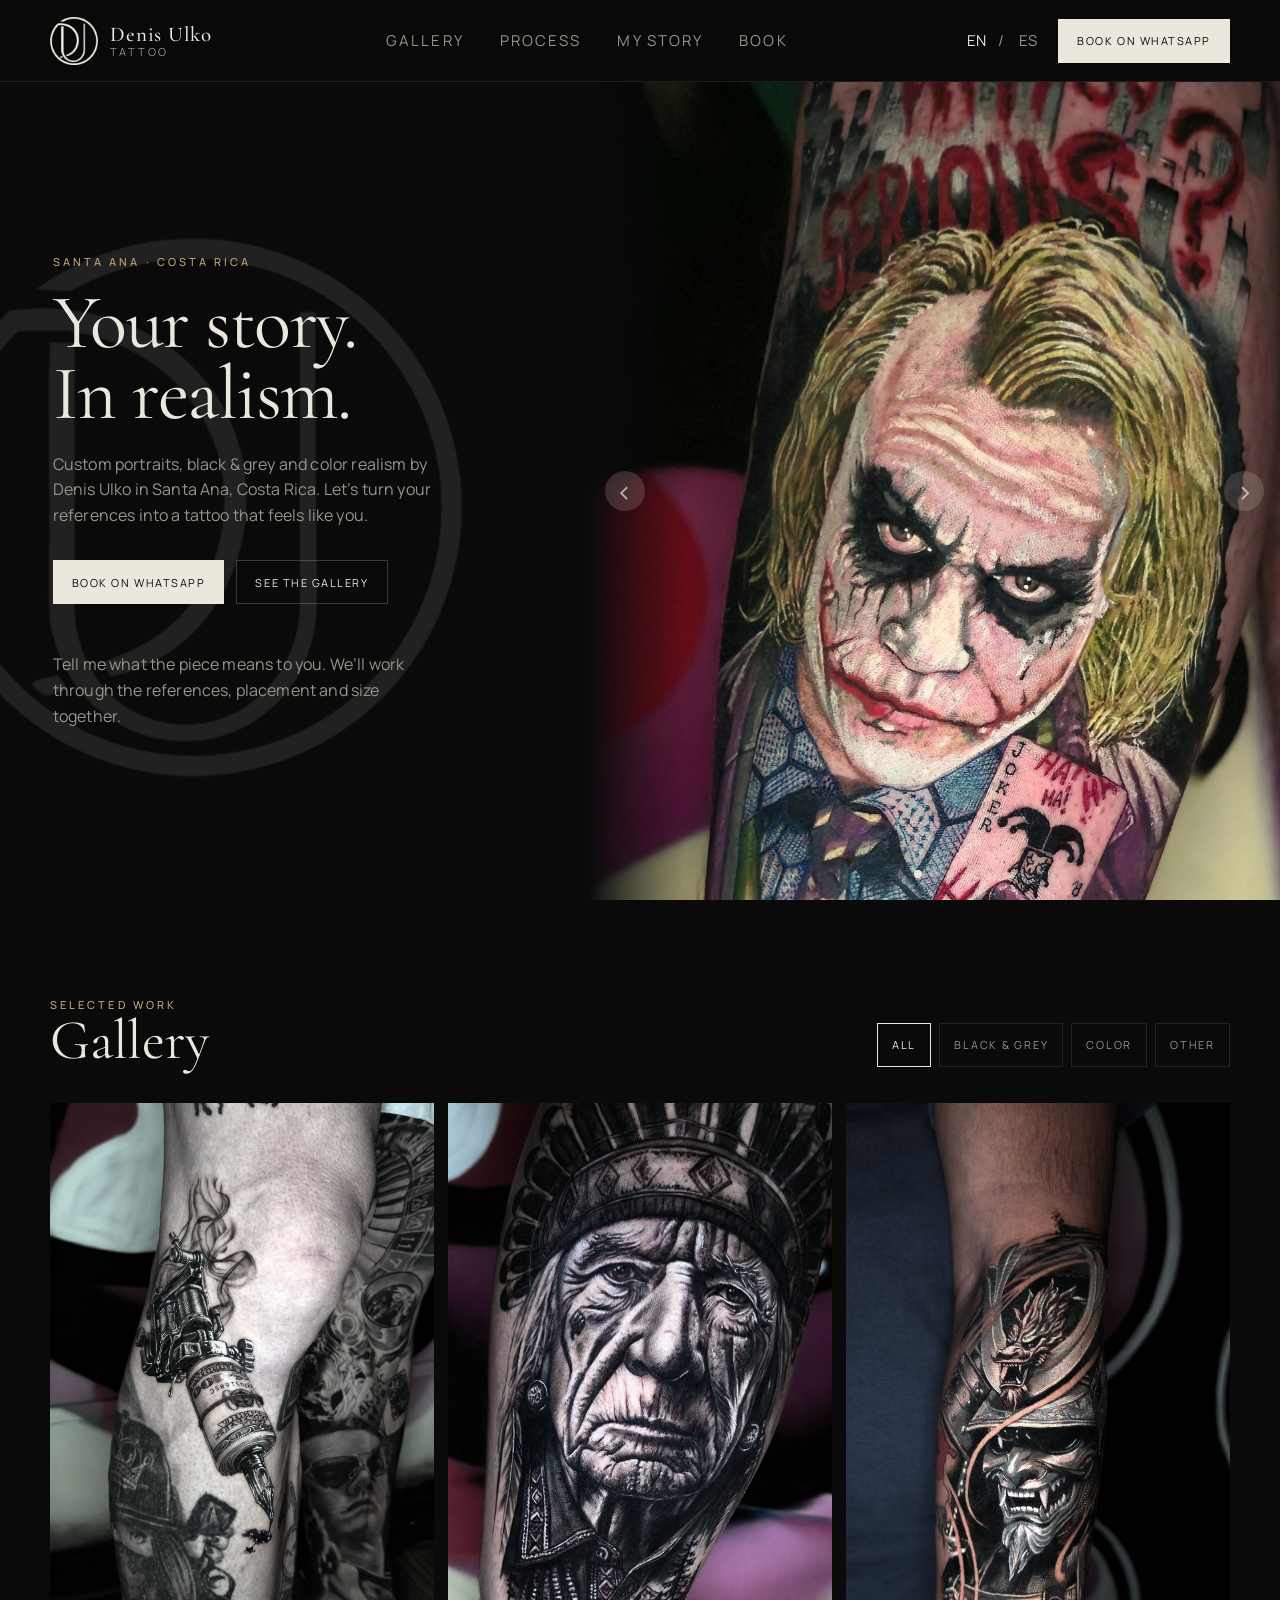
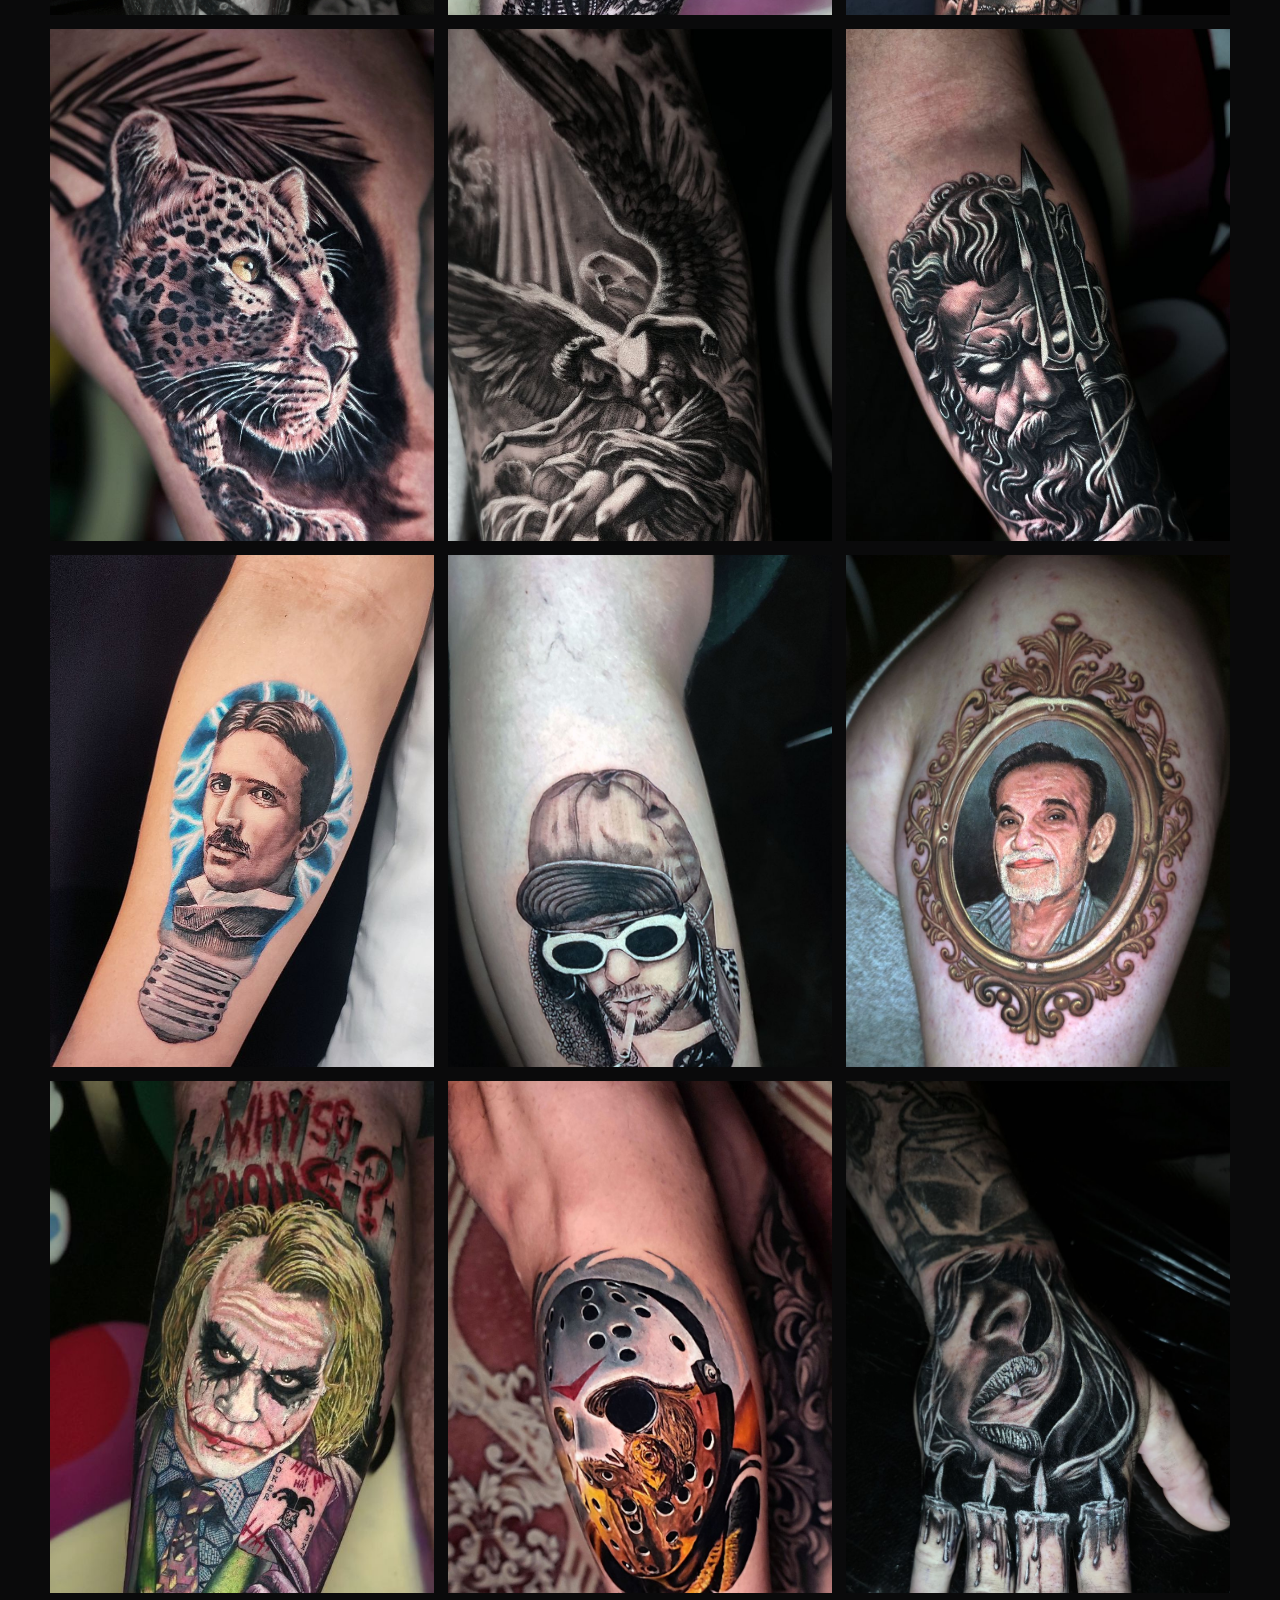
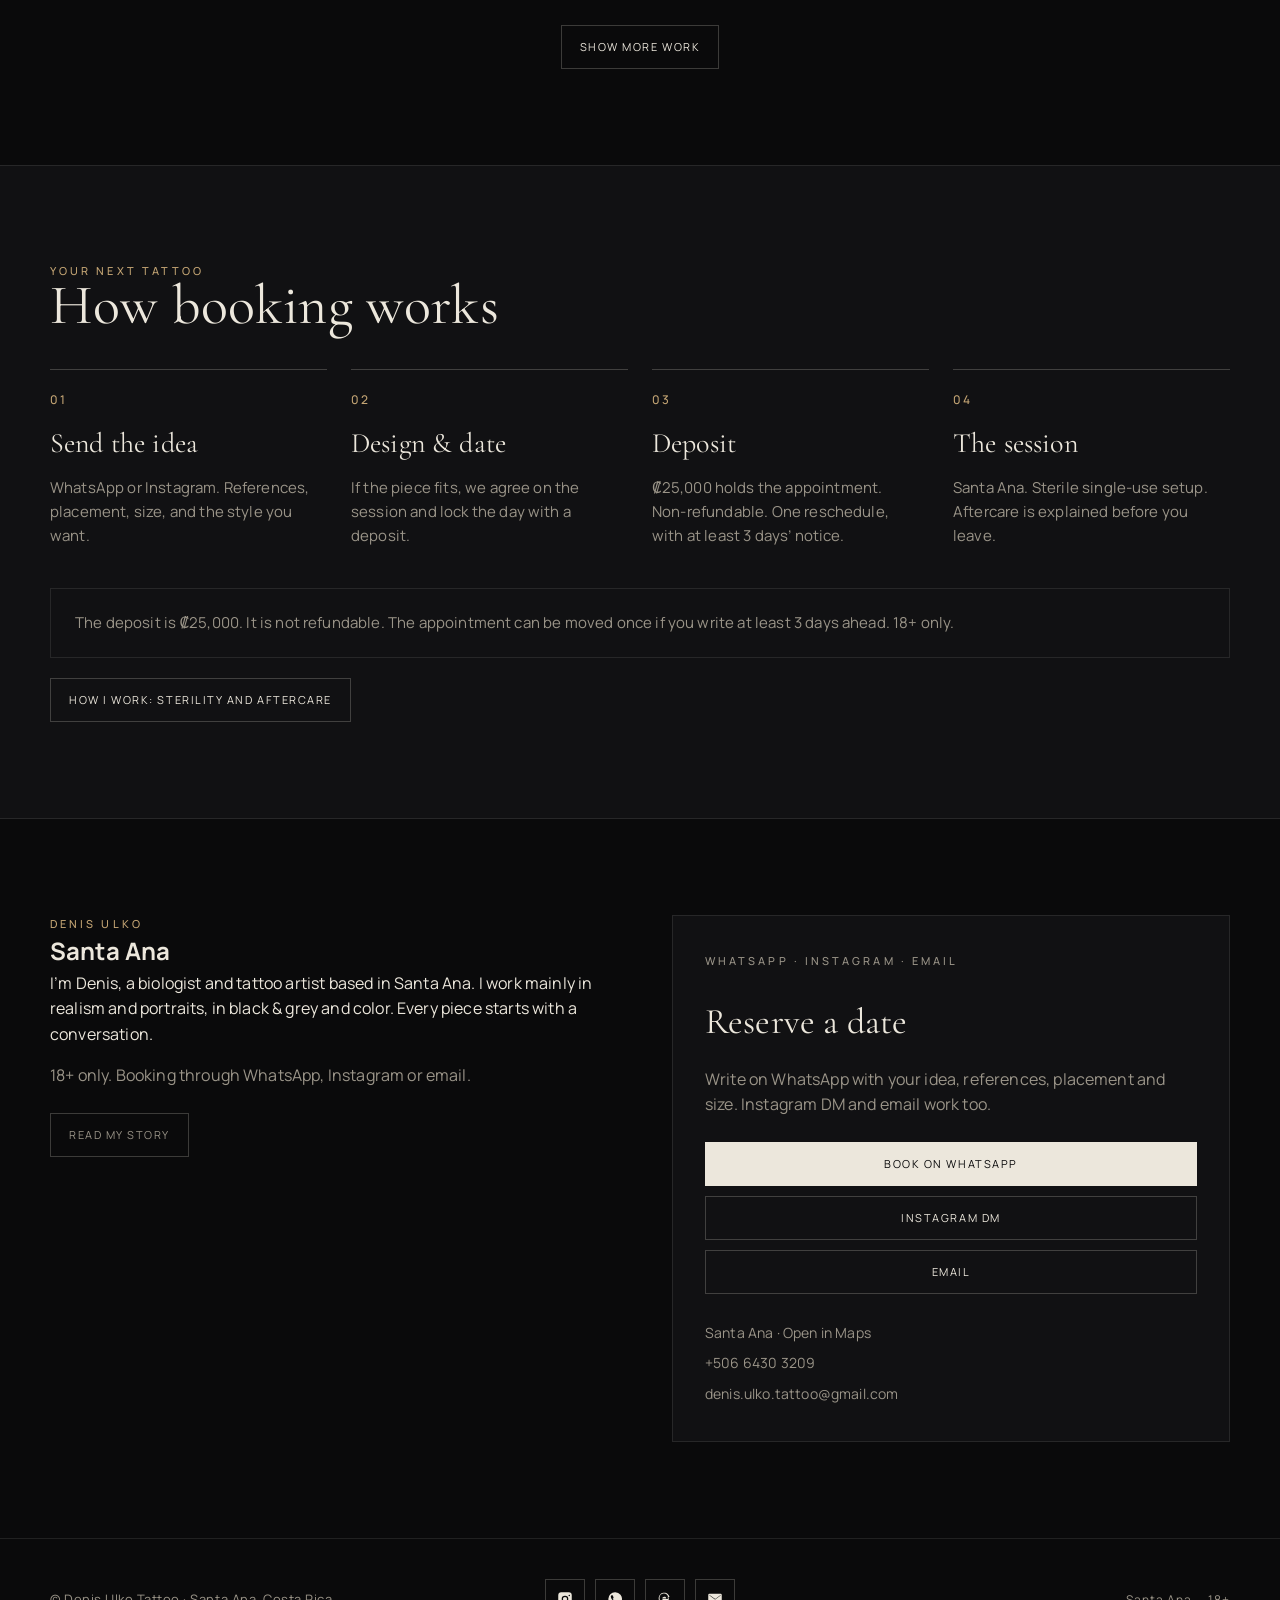
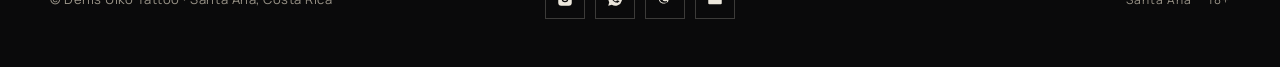
<file: index.html>
<!DOCTYPE html>
<html lang="en">
  <head>
    <meta charset="UTF-8" />
    <meta name="viewport" content="width=device-width, initial-scale=1" />
    <title>Denis Ulko Tattoo | Realism in Santa Ana</title>
    <meta
      name="description"
      content="Custom black & grey and color realism tattoos in Santa Ana, Costa Rica. Sterile single-use protocol. Book with Denis Ulko via WhatsApp."
    />
    <link rel="icon" href="img/favicon.png" type="image/png" />
    <link rel="preconnect" href="https://fonts.googleapis.com" />
    <link rel="preconnect" href="https://fonts.gstatic.com" crossorigin />
    <link
      href="https://fonts.googleapis.com/css2?family=Cormorant+Garamond:ital,wght@0,400;0,500;1,400&family=Manrope:wght@400;500;600&display=swap"
      rel="stylesheet"
    />
    <link rel="stylesheet" href="css/style.css" />
  </head>
  <body>
    <a class="skip-link" href="#main" data-i="skip">Skip to content</a>
    <header class="header">
      <div class="header-inner">
        <a class="brand" href="index.html">
          <img src="img/logo-white.png" alt="Denis Ulko Tattoo" />
          <span class="brand-text">
            <strong>Denis Ulko</strong>
            <span>Tattoo</span>
          </span>
        </a>
        <nav class="nav" id="navigation">
          <a href="index.html#gallery" data-i="navWork">Gallery</a>
          <a href="process.html" data-i="navProcess">Process</a>
          <a href="story.html" data-i="navAbout">My Story</a>
          <a href="index.html#book" data-i="navBook">Book</a>
        </nav>
        <div class="header-tools">
          <div class="lang">
            <button type="button" data-lang="en" class="is-on">EN</button>
            <span>/</span>
            <button type="button" data-lang="es">ES</button>
          </div>
          <a class="btn btn-solid btn-book-desktop" data-wa data-i="ctaBook" href="https://wa.me/50664303209" target="_blank" rel="noopener">Book on WhatsApp</a>
          <button class="menu-toggle" type="button" aria-label="Open navigation" data-i-aria="menuLabel" aria-expanded="false" aria-controls="navigation"><span></span></button>
        </div>
      </div>
    </header>

    <main id="main">
      <section class="hero">
        <div class="hero-mark" aria-hidden="true">
          <img src="img/logo-white.png" alt="" />
        </div>
        <div class="hero-copy">
          <p class="eyebrow" data-i="heroEyebrow">Santa Ana · Costa Rica</p>
          <h1 data-i="heroTitle" data-i-html="1">Your story.<br />In realism.</h1>
          <p class="lead" data-i="heroLead">Custom portraits, black & grey and color realism by Denis Ulko in Santa Ana, Costa Rica. Let’s turn your references into a tattoo that feels like you.</p>
          <div class="hero-actions">
            <a class="btn btn-solid" data-wa data-i="ctaBook" href="https://wa.me/50664303209" target="_blank" rel="noopener">Book on WhatsApp</a>
            <a class="btn" href="#gallery" data-i="ctaWork">See the gallery</a>
          </div>
          <p class="hero-note" data-i="about2">Tell me what the piece means to you. We’ll work through the references, placement and size together.</p>
        </div>
        <div class="hero-visual">
          <div class="slides">
            <div class="slide is-on"><img fetchpriority="high" src="img/hero-joker.jpg" alt="Joker color realism tattoo" style="object-position:50% 28%" /></div>
            <div class="slide"><img src="img/hero-samurai.jpg" alt="Samurai realism tattoo" style="object-position:50% 48%" /></div>
            <div class="slide"><img src="img/hero-poseidon.jpg" alt="Poseidon realism tattoo" style="object-position:50% 42%" /></div>
          </div>
          <button class="hero-arrow prev" type="button" aria-label="Previous tattoo" data-i-aria="previous">‹</button>
          <button class="hero-arrow next" type="button" aria-label="Next tattoo" data-i-aria="next">›</button>
          <div class="dots">
            <button type="button" class="is-on" aria-label="1"></button>
            <button type="button" aria-label="2"></button>
            <button type="button" aria-label="3"></button>
          </div>
        </div>
      </section>

      <section id="gallery">
        <div class="wrap">
          <div class="section-head">
            <div>
              <p class="eyebrow" data-i="portfolioKicker">Selected work</p>
              <h2 data-i="workTitle">Gallery</h2>
            </div>
            <div class="filters">
              <button class="filter is-on" data-filter="all" data-i="filterAll">All</button>
              <button class="filter" data-filter="bg" data-i="filterBg">Black & grey</button>
              <button class="filter" data-filter="color" data-i="filterColor">Color</button>
              <button class="filter" data-filter="other" data-i="filterOther">Other</button>
            </div>
          </div>

          <div class="grid" id="portfolio-grid">
            <a class="card" data-cat="bg" href="img/tattoo-machine.jpg?v=2">
              <figure>
                <img loading="lazy" decoding="async" src="img/tattoo-machine.jpg?v=2" alt="Black and grey realism tattoo of a tattoo machine with smoke and a banknote" width="2922" height="4001" style="object-position:50% 55%" />
                <figcaption data-i="captionTattooMachine">Black & grey · Tattoo machine</figcaption>
              </figure>
            </a>
            <a class="card" data-cat="bg" href="img/chief.jpg">
              <figure>
                <img loading="lazy" decoding="async" src="img/chief.jpg" alt="Black and grey portrait" />
                <figcaption data-i="caption82">Black & grey · Portrait</figcaption>
              </figure>
            </a>
            <a class="card" data-cat="bg" href="img/samurai.jpg">
              <figure>
                <img loading="lazy" decoding="async" src="img/samurai.jpg" alt="Samurai realism sleeve" />
                <figcaption data-i="caption83">Black & grey · Samurai</figcaption>
              </figure>
            </a>
            <a class="card" data-cat="bg" href="img/leopard.jpg">
              <figure>
                <img loading="lazy" decoding="async" src="img/leopard.jpg" alt="Leopard realism tattoo" />
                <figcaption data-i="caption84">Black & grey · Wildlife</figcaption>
              </figure>
            </a>
            <a class="card" data-cat="bg" href="img/angel.jpg">
              <figure>
                <img loading="lazy" decoding="async" src="img/angel.jpg" alt="Angel realism tattoo" />
                <figcaption data-i="caption85">Black & grey · Angel</figcaption>
              </figure>
            </a>
            <a class="card" data-cat="bg" href="img/poseidon.jpg">
              <figure>
                <img loading="lazy" decoding="async" src="img/poseidon.jpg" alt="Poseidon realism tattoo" />
                <figcaption data-i="caption86">Black & grey · Poseidon</figcaption>
              </figure>
            </a>
            <a class="card" data-cat="color" href="img/tesla.jpg">
              <figure>
                <img loading="lazy" decoding="async" src="img/tesla.jpg" alt="Tesla color portrait tattoo" />
                <figcaption data-i="caption87">Color · Portrait</figcaption>
              </figure>
            </a>
            <a class="card" data-cat="bg" href="img/kurt.jpg">
              <figure>
                <img loading="lazy" decoding="async" src="img/kurt.jpg" alt="Portrait tattoo" />
                <figcaption data-i="caption88">Black & grey · Portrait</figcaption>
              </figure>
            </a>
            <a class="card" data-cat="color" href="img/frame.jpg">
              <figure>
                <img loading="lazy" decoding="async" src="img/frame.jpg" alt="Framed memorial portrait tattoo" />
                <figcaption data-i="caption89">Color · Portrait</figcaption>
              </figure>
            </a>
            <a class="card" data-cat="color" href="img/joker.jpg">
              <figure>
                <img loading="lazy" decoding="async" src="img/joker.jpg" alt="Joker color realism tattoo" />
                <figcaption data-i="caption90">Color · Custom</figcaption>
              </figure>
            </a>
            <a class="card" data-cat="color" href="img/jason.jpg">
              <figure>
                <img loading="lazy" decoding="async" src="img/jason.jpg" alt="Color realism mask tattoo" />
                <figcaption data-i="caption91">Color · Custom</figcaption>
              </figure>
            </a>
            <a class="card" data-cat="bg" href="img/hand-candles.jpg">
              <figure>
                <img loading="lazy" decoding="async" src="img/hand-candles.jpg" alt="Hand tattoo with candles" style="object-position:50% 28%" />
                <figcaption data-i="caption92">Black & grey · Hand</figcaption>
              </figure>
            </a>
            <a class="card" data-cat="bg" href="img/engine.jpg">
              <figure>
                <img loading="lazy" decoding="async" src="img/engine.jpg" alt="Jet engine realism tattoo" style="object-position:50% 40%" />
                <figcaption data-i="caption93">Black & grey · Engine</figcaption>
              </figure>
            </a>
            <a class="card" data-cat="bg" href="img/lion-split.jpg">
              <figure>
                <img loading="lazy" decoding="async" src="img/lion-split.jpg" alt="Lion and portrait realism" style="object-position:50% 35%" />
                <figcaption data-i="caption94">Black & grey · Lion</figcaption>
              </figure>
            </a>
            <a class="card" data-cat="bg" href="img/nun.jpg">
              <figure>
                <img loading="lazy" decoding="async" src="img/nun.jpg" alt="Black and grey portrait tattoo" style="object-position:50% 30%" />
                <figcaption data-i="caption95">Black & grey · Portrait</figcaption>
              </figure>
            </a>
            <a class="card" data-cat="bg" href="img/tiger.jpg">
              <figure>
                <img loading="lazy" decoding="async" src="img/tiger.jpg" alt="Tiger realism tattoo" style="object-position:50% 35%" />
                <figcaption data-i="caption96">Black & grey · Tiger</figcaption>
              </figure>
            </a>
            <a class="card" data-cat="color" href="img/lion-color.jpg">
              <figure>
                <img loading="lazy" decoding="async" src="img/lion-color.jpg" alt="Color lion tattoo" style="object-position:50% 40%" />
                <figcaption data-i="caption97">Color · Lion</figcaption>
              </figure>
            </a>
            <a class="card" data-cat="color" href="img/grandpa.jpg">
              <figure>
                <img loading="lazy" decoding="async" src="img/grandpa.jpg" alt="Color memorial portrait" style="object-position:50% 42%" />
                <figcaption data-i="caption98">Color · Portrait</figcaption>
              </figure>
            </a>
            <a class="card" data-cat="color" href="img/girl-skull.jpg">
              <figure>
                <img loading="lazy" decoding="async" src="img/girl-skull.jpg" alt="Color portrait and skull tattoo" style="object-position:50% 32%" />
                <figcaption data-i="caption99">Color · Custom</figcaption>
              </figure>
            </a>
            <a class="card" data-cat="color" href="img/spiderman.jpg">
              <figure>
                <img loading="lazy" decoding="async" src="img/spiderman.jpg" alt="Color character tattoo" style="object-position:50% 35%" />
                <figcaption data-i="caption100">Color · Custom</figcaption>
              </figure>
            </a>
            <a class="card" data-cat="other" href="img/sleeve-geo.jpg">
              <figure>
                <img loading="lazy" decoding="async" src="img/sleeve-geo.jpg" alt="Geometric ornamental sleeve" style="object-position:50% 30%" />
                <figcaption data-i="caption101">Other · Ornamental</figcaption>
              </figure>
            </a>
            <a class="card" data-cat="other" href="img/back-ornament.jpg">
              <figure>
                <img loading="lazy" decoding="async" src="img/back-ornament.jpg" alt="Ornamental back piece" style="object-position:50% 22%" />
                <figcaption data-i="caption102">Other · Ornamental</figcaption>
              </figure>
            </a>
            <a class="card" data-cat="bg" href="img/cowboy.jpg">
              <figure>
                <img loading="lazy" decoding="async" src="img/cowboy.jpg" alt="Cowboy black and grey tattoo" style="object-position:50% 40%" />
                <figcaption data-i="caption103">Black & grey · Figure</figcaption>
              </figure>
            </a>
            <a class="card" data-cat="bg" href="img/dancers.jpg">
              <figure>
                <img loading="lazy" decoding="async" src="img/dancers.jpg" alt="Dancing couple black and grey tattoo" style="object-position:50% 38%" />
                <figcaption data-i="caption104">Black & grey · Figure</figcaption>
              </figure>
            </a>
            <a class="card" data-cat="other" href="img/gold-knot.jpg">
              <figure>
                <img loading="lazy" decoding="async" src="img/gold-knot.jpg" alt="Gold ornamental tattoo" style="object-position:50% 45%" />
                <figcaption data-i="caption105">Other · Ornamental</figcaption>
              </figure>
            </a>
            <a class="card" data-cat="other" href="img/superman.jpg">
              <figure>
                <img loading="lazy" decoding="async" src="img/superman.jpg" alt="Color cartoon tattoo" style="object-position:50% 40%" />
                <figcaption data-i="caption106">Other · Color</figcaption>
              </figure>
            </a>
            <a class="card" data-cat="color" href="img/kaws.jpg">
              <figure>
                <img loading="lazy" decoding="async" src="img/kaws.jpg" alt="Color KAWS figure tattoo" style="object-position:50% 40%" />
                <figcaption data-i="caption107">Color · Custom</figcaption>
              </figure>
            </a>
            <a class="card" data-cat="color" href="img/roses.jpg">
              <figure>
                <img loading="lazy" decoding="async" src="img/roses.jpg" alt="Color rose tattoo" style="object-position:50% 32%" />
                <figcaption data-i="caption108">Color · Flowers</figcaption>
              </figure>
            </a>
            <a class="card" data-cat="color" href="img/snake.jpg">
              <figure>
                <img loading="lazy" decoding="async" src="img/snake.jpg" alt="Color snake tattoo" style="object-position:50% 38%" />
                <figcaption data-i="caption109">Color · Snake</figcaption>
              </figure>
            </a>
            <a class="card" data-cat="color" href="img/space.jpg">
              <figure>
                <img loading="lazy" decoding="async" src="img/space.jpg" alt="Color space tattoo" style="object-position:50% 45%" />
                <figcaption data-i="caption110">Color · Space</figcaption>
              </figure>
            </a>
            <a class="card" data-cat="color" href="img/statue-sleeve.jpg">
              <figure>
                <img loading="lazy" decoding="async" src="img/statue-sleeve.jpg" alt="Color realism statue sleeve" style="object-position:50% 28%" />
                <figcaption data-i="caption111">Color · Realism</figcaption>
              </figure>
            </a>
            <a class="card" data-cat="bg" href="img/kimbo.jpg">
              <figure>
                <img loading="lazy" decoding="async" src="img/kimbo.jpg" alt="Black and grey portrait" style="object-position:50% 32%" />
                <figcaption data-i="caption112">Black & grey · Portrait</figcaption>
              </figure>
            </a>
            <a class="card" data-cat="bg" href="img/einstein.jpg">
              <figure>
                <img loading="lazy" decoding="async" src="img/einstein.jpg" alt="Einstein portrait tattoo" style="object-position:50% 35%" />
                <figcaption data-i="caption113">Black & grey · Portrait</figcaption>
              </figure>
            </a>
            <a class="card" data-cat="bg" href="img/marley.jpg">
              <figure>
                <img loading="lazy" decoding="async" src="img/marley.jpg" alt="Bob Marley realism tattoo" style="object-position:50% 30%" />
                <figcaption data-i="caption114">Black & grey · Portrait</figcaption>
              </figure>
            </a>
            <a class="card" data-cat="bg" href="img/ram.jpg">
              <figure>
                <img loading="lazy" decoding="async" src="img/ram.jpg" alt="Ram neck tattoo" style="object-position:50% 40%" />
                <figcaption data-i="caption115">Black & grey · Neck</figcaption>
              </figure>
            </a>
            <a class="card" data-cat="bg" href="img/angel-arm.jpg">
              <figure>
                <img loading="lazy" decoding="async" src="img/angel-arm.jpg" alt="Angel forearm tattoo" style="object-position:50% 28%" />
                <figcaption data-i="caption116">Black & grey · Angel</figcaption>
              </figure>
            </a>
            <a class="card" data-cat="other" href="img/spartan.jpg">
              <figure>
                <img loading="lazy" decoding="async" src="img/spartan.jpg" alt="Spartan ornamental sleeve" style="object-position:50% 32%" />
                <figcaption data-i="caption117">Other · Ornamental</figcaption>
              </figure>
            </a>
          </div>
          <div class="gallery-actions"><button class="btn gallery-more" type="button" data-i="moreWork" aria-controls="portfolio-grid" hidden>Show more work</button></div>
        </div>
      </section>

      <section class="process" id="booking-steps">
        <div class="wrap">
          <div class="section-head">
            <div>
              <p class="eyebrow" data-i="bookingKicker">Your next tattoo</p>
              <h2 data-i="processTitle">How booking works</h2>
            </div>
          </div>
          <div class="steps">
            <article class="step">
              <b data-i="step1k">01</b>
              <h3 data-i="step1t">Send the idea</h3>
              <p data-i="step1d">WhatsApp or Instagram. References, placement, size, and the style you want.</p>
            </article>
            <article class="step">
              <b data-i="step2k">02</b>
              <h3 data-i="step2t">Design & date</h3>
              <p data-i="step2d">If the piece fits, we agree on the session and lock the day with a deposit.</p>
            </article>
            <article class="step">
              <b data-i="step3k">03</b>
              <h3 data-i="step3t">Deposit</h3>
              <p data-i="step3d">₡25,000 holds the appointment. Non-refundable. One reschedule, with at least 3 days’ notice.</p>
            </article>
            <article class="step">
              <b data-i="step4k">04</b>
              <h3 data-i="step4t">The session</h3>
              <p data-i="step4d">Santa Ana. Sterile single-use setup. Aftercare is explained before you leave.</p>
            </article>
          </div>
          <p class="note" data-i="depositNote">The deposit is ₡25,000. It is not refundable. The appointment can be moved once if you write at least 3 days ahead. 18+ only.</p>
          <p style="margin-top: 20px">
            <a class="btn" href="process.html" data-i="processLink">How I work: sterility and aftercare</a>
          </p>
        </div>
      </section>

      <section id="about">
        <div class="wrap split">
          <div class="about-text">
            <p class="eyebrow">Denis Ulko</p>
            <h2 data-i="aboutTitle">Santa Ana</h2>
            <p data-i="about1">I’m Denis, a biologist and tattoo artist based in Santa Ana. I work mainly in realism and portraits, in black & grey and color. Every piece starts with a conversation.</p>
            <p data-i="about1b">18+ only. Booking through WhatsApp, Instagram or email.</p>
            <p style="margin-top: 24px">
              <a class="btn" href="story.html" data-i="storyLink">Read my story</a>
            </p>
          </div>
          <aside class="book-box" id="book">
            <p class="eyebrow">WhatsApp · Instagram · Email</p>
            <h3 data-i="bookTitle">Reserve a date</h3>
            <p data-i="bookLead">Write on WhatsApp with your idea, references, placement and size. Instagram DM and email work too.</p>
            <div class="book-actions">
              <a class="btn btn-solid" data-wa data-i="ctaBook" href="https://wa.me/50664303209" target="_blank" rel="noopener">Book on WhatsApp</a>
              <a class="btn" href="https://www.instagram.com/denis.ulko.tattoo" target="_blank" rel="noopener" data-i="ctaIg">Instagram DM</a>
              <a class="btn" href="mailto:denis.ulko.tattoo@gmail.com" data-i="ctaEmail">Email</a>
            </div>
            <div class="contact-list">
              <a href="https://maps.app.goo.gl/eaQ4GLQWmgLRP21k6" target="_blank" rel="noopener" data-i="locLabel">Santa Ana · Open in Maps</a>
              <a href="https://wa.me/50664303209">+506 6430 3209</a>
              <a href="mailto:denis.ulko.tattoo@gmail.com">denis.ulko.tattoo@gmail.com</a>
            </div>
          </aside>
        </div>
      </section>
    </main>

    <footer class="footer">
      <div class="wrap footer-inner">
        <span class="footer-brand" data-i="footerCopy">© Denis Ulko Tattoo · Santa Ana, Costa Rica</span>
        <div class="socials">
          <a href="https://www.instagram.com/denis.ulko.tattoo" target="_blank" rel="noopener" aria-label="Instagram">
            <svg viewBox="0 0 24 24" aria-hidden="true"><path d="M7 3h10a4 4 0 0 1 4 4v10a4 4 0 0 1-4 4H7a4 4 0 0 1-4-4V7a4 4 0 0 1 4-4zm5 4.6A4.4 4.4 0 1 0 16.4 12 4.4 4.4 0 0 0 12 7.6zm0 7.2A2.8 2.8 0 1 1 14.8 12 2.8 2.8 0 0 1 12 14.8zM17.7 6.2a1 1 0 1 0 1 1 1 1 0 0 0-1-1z"/></svg>
          </a>
          <a href="https://wa.me/50664303209" target="_blank" rel="noopener" aria-label="WhatsApp">
            <svg viewBox="0 0 24 24" aria-hidden="true"><path d="M12.04 3A8.94 8.94 0 0 0 3.1 11.9a8.8 8.8 0 0 0 1.2 4.48L3 21l4.76-1.25A9 9 0 1 0 12.04 3zm5.23 12.7c-.22.62-1.28 1.14-1.8 1.18-.46.04-1.04.07-1.68-.1a15.2 15.2 0 0 1-1.5-.55 13.2 13.2 0 0 1-4.56-3.95 6.2 6.2 0 0 1-1.3-3.28c-.06-.7.22-1.32.56-1.77.18-.24.48-.38.8-.38h.58c.2 0 .46-.08.7.54.26.66.88 2.28.96 2.45.08.16.13.36.02.56-.1.2-.16.32-.3.5-.15.17-.31.38-.44.51-.15.15-.3.31-.13.6a8.2 8.2 0 0 0 1.5 1.86 7.4 7.4 0 0 0 2.16 1.28c.3.12.48.1.66-.06.18-.16.77-.9.98-1.2.2-.3.4-.25.68-.15.27.1 1.72.81 2.02.96.3.14.5.22.57.34.08.12.08.7-.14 1.32z"/></svg>
          </a>
          <a href="https://www.threads.net/@denis.ulko.tattoo" target="_blank" rel="noopener" aria-label="Threads">
            <svg viewBox="0 0 24 24" aria-hidden="true"><path d="M16.3 9.2a6.7 6.7 0 0 0-.4-.2 4.4 4.4 0 0 0-1.6-3.1C13.2 5 11.7 4.6 9.8 4.8 6.7 5.1 4.9 7.2 4.7 10.4c-.1 1.7.3 3.2 1.2 4.4 1 1.3 2.5 2.1 4.4 2.3 1.6.2 3.1-.1 4.3-.8v-2.1c-.8.6-1.8.9-3 .8-1.8-.2-2.9-1.2-3.2-3.1h7.3c0-.2.1-.6.1-1 0-.6-.1-1.1-.2-1.6h.7c.3.4.5.9.6 1.5.3 1.3.1 2.8-.6 4.1-.8 1.4-2.1 2.4-3.8 2.8-1.8.5-3.7.3-5.3-.5-1.7-.9-2.9-2.4-3.4-4.3-.5-1.9-.2-3.9.8-5.6C5.8 5.3 7.6 4 9.8 3.7c2.4-.3 4.5.3 6.1 1.8 1.1 1 1.8 2.3 2.1 3.8h-1.7zM8.4 11.4c.2-1.5 1.1-2.4 2.6-2.5 1.6-.1 2.6.7 2.8 2.5H8.4z"/></svg>
          </a>
          <a href="mailto:denis.ulko.tattoo@gmail.com" aria-label="Email">
            <svg viewBox="0 0 24 24" aria-hidden="true"><path d="M3 6.5A1.5 1.5 0 0 1 4.5 5h15A1.5 1.5 0 0 1 21 6.5v11a1.5 1.5 0 0 1-1.5 1.5h-15A1.5 1.5 0 0 1 3 17.5v-11zm1.7.7 6.8 5.1a1 1 0 0 0 1.2 0l6.8-5.1V6.7L12.3 12 4.7 6.7v.5z"/></svg>
          </a>
        </div>
        <div class="footer-meta">
          <a href="https://maps.app.goo.gl/eaQ4GLQWmgLRP21k6" target="_blank" rel="noopener">Santa Ana</a>
          <span>18+</span>
        </div>
      </div>
    </footer>

    <dialog class="lb" aria-label="Tattoo detail" data-i-aria="galleryLabel">
      <button class="lb-close" type="button" data-i="close">Close</button>
      <img alt="" />
    </dialog>

    <script src="js/main.js"></script>
  </body>
</html>
</file>
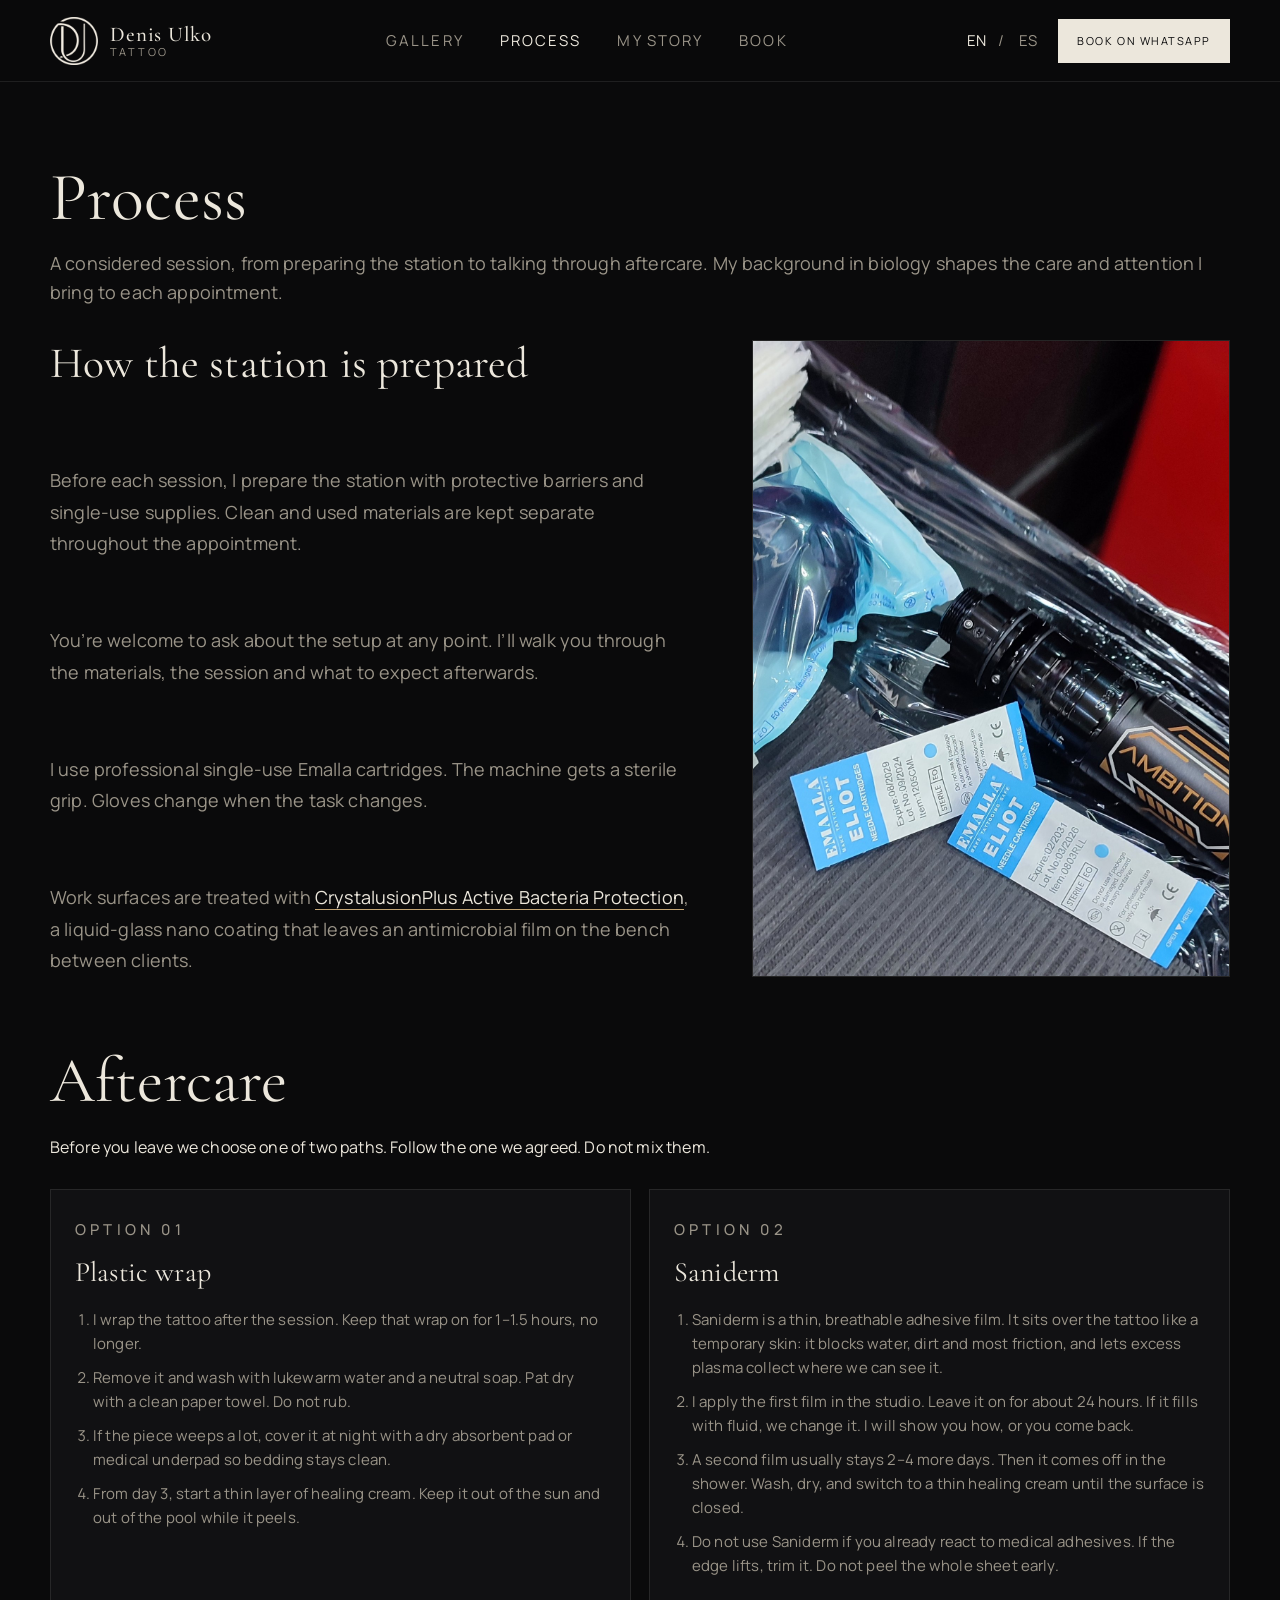
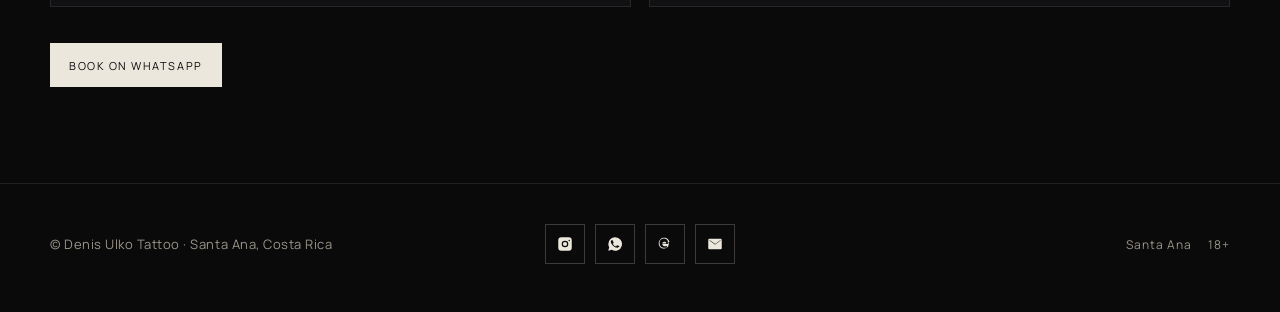
<file: process.html>
<!DOCTYPE html>
<html lang="en">
  <head>
    <meta charset="UTF-8" />
    <meta name="viewport" content="width=device-width, initial-scale=1" />
    <title>Process | Denis Ulko Tattoo</title>
    <meta name="description" content="Sterile protocol, Emalla single-use needles, and aftercare: wrap or Saniderm. Santa Ana, Costa Rica." />
    <link rel="icon" href="img/favicon.png" type="image/png" />
    <link rel="preconnect" href="https://fonts.googleapis.com" />
    <link rel="preconnect" href="https://fonts.gstatic.com" crossorigin />
    <link
      href="https://fonts.googleapis.com/css2?family=Cormorant+Garamond:ital,wght@0,400;0,500;1,400&family=Manrope:wght@400;500;600&display=swap"
      rel="stylesheet"
    />
    <link rel="stylesheet" href="css/style.css" />
  </head>
  <body>
    <a class="skip-link" href="#main" data-i="skip">Skip to content</a>
    <header class="header">
      <div class="header-inner">
        <a class="brand" href="index.html">
          <img src="img/logo-white.png" alt="Denis Ulko Tattoo" />
          <span class="brand-text">
            <strong>Denis Ulko</strong>
            <span>Tattoo</span>
          </span>
        </a>
        <nav class="nav" id="navigation">
          <a href="index.html#gallery" data-i="navWork">Gallery</a>
          <a href="process.html" class="is-here" data-i="navProcess">Process</a>
          <a href="story.html" data-i="navAbout">My Story</a>
          <a href="index.html#book" data-i="navBook">Book</a>
        </nav>
        <div class="header-tools">
          <div class="lang">
            <button type="button" data-lang="en" class="is-on">EN</button>
            <span>/</span>
            <button type="button" data-lang="es">ES</button>
          </div>
          <a class="btn btn-solid btn-book-desktop" data-wa data-i="ctaBook" href="https://wa.me/50664303209" target="_blank" rel="noopener">Book on WhatsApp</a>
          <button class="menu-toggle" type="button" aria-label="Open navigation" data-i-aria="menuLabel" aria-expanded="false" aria-controls="navigation"><span></span></button>
        </div>
      </div>
    </header>

    <main id="main">
      <section class="page-hero">
        <div class="wrap">
          <h1 class="display-title" data-i="procH1">Process</h1>
          <p class="lead-wide" data-i="procLead">A considered session, from preparing the station to talking through aftercare. My background in biology shapes the care and attention I bring to each appointment.</p>
        </div>
      </section>

      <section style="padding-top: 12px">
        <div class="wrap">
          <div class="process-split">
            <div class="prose">
              <h2 data-i="procH2a">How the station is prepared</h2>
              <p data-i="procP1">Before each session, I prepare the station with protective barriers and single-use supplies. Clean and used materials are kept separate throughout the appointment.</p>
              <p data-i="procP2">You’re welcome to ask about the setup at any point. I’ll walk you through the materials, the session and what to expect afterwards.</p>
              <p data-i="procP3">I use professional single-use Emalla cartridges. The machine gets a sterile grip. Gloves change when the task changes.</p>
              <p data-i="procSurfaceHtml" data-i-html="1">Work surfaces are treated with <a href="https://crystalusionplus.com/" target="_blank" rel="noopener">CrystalusionPlus Active Bacteria Protection</a>, a liquid-glass nano coating that leaves an antimicrobial film on the bench between clients.</p>
            </div>
            <aside class="media-stack process-photo">
              <img loading="lazy" decoding="async" src="img/setup.jpg" alt="Ambition machine and sterile Emalla Eliot cartridges on a wrapped station" />
            </aside>
          </div>

          <h2 class="aftercare-title" data-i="procH2b">Aftercare</h2>
          <p class="prose" data-i="procAfterLead" style="margin-bottom: 8px">Before you leave we choose one of two paths. Follow the one we agreed. Do not mix them.</p>

          <div class="aftercare">
            <article class="after-card">
              <p class="eyebrow" data-i="wrapK">Option 01</p>
              <h3 data-i="wrapT">Plastic wrap</h3>
              <ol>
                <li data-i="wrap1"></li>
                <li data-i="wrap2"></li>
                <li data-i="wrap3"></li>
                <li data-i="wrap4"></li>
              </ol>
            </article>
            <article class="after-card">
              <p class="eyebrow" data-i="filmK">Option 02</p>
              <h3 data-i="filmT">Saniderm</h3>
              <ol>
                <li data-i="film1"></li>
                <li data-i="film2"></li>
                <li data-i="film3"></li>
                <li data-i="film4"></li>
              </ol>
            </article>
          </div>

          <p style="margin-top: 36px">
            <a class="btn btn-solid" data-wa data-i="ctaBook" href="https://wa.me/50664303209" target="_blank" rel="noopener">Book on WhatsApp</a>
          </p>
        </div>
      </section>
    </main>

    <footer class="footer">
      <div class="wrap footer-inner">
        <span class="footer-brand" data-i="footerCopy">© Denis Ulko Tattoo · Santa Ana, Costa Rica</span>
        <div class="socials">
          <a href="https://www.instagram.com/denis.ulko.tattoo" target="_blank" rel="noopener" aria-label="Instagram">
            <svg viewBox="0 0 24 24" aria-hidden="true"><path d="M7 3h10a4 4 0 0 1 4 4v10a4 4 0 0 1-4 4H7a4 4 0 0 1-4-4V7a4 4 0 0 1 4-4zm5 4.6A4.4 4.4 0 1 0 16.4 12 4.4 4.4 0 0 0 12 7.6zm0 7.2A2.8 2.8 0 1 1 14.8 12 2.8 2.8 0 0 1 12 14.8zM17.7 6.2a1 1 0 1 0 1 1 1 1 0 0 0-1-1z"/></svg>
          </a>
          <a href="https://wa.me/50664303209" target="_blank" rel="noopener" aria-label="WhatsApp">
            <svg viewBox="0 0 24 24" aria-hidden="true"><path d="M12.04 3A8.94 8.94 0 0 0 3.1 11.9a8.8 8.8 0 0 0 1.2 4.48L3 21l4.76-1.25A9 9 0 1 0 12.04 3zm5.23 12.7c-.22.62-1.28 1.14-1.8 1.18-.46.04-1.04.07-1.68-.1a15.2 15.2 0 0 1-1.5-.55 13.2 13.2 0 0 1-4.56-3.95 6.2 6.2 0 0 1-1.3-3.28c-.06-.7.22-1.32.56-1.77.18-.24.48-.38.8-.38h.58c.2 0 .46-.08.7.54.26.66.88 2.28.96 2.45.08.16.13.36.02.56-.1.2-.16.32-.3.5-.15.17-.31.38-.44.51-.15.15-.3.31-.13.6a8.2 8.2 0 0 0 1.5 1.86 7.4 7.4 0 0 0 2.16 1.28c.3.12.48.1.66-.06.18-.16.77-.9.98-1.2.2-.3.4-.25.68-.15.27.1 1.72.81 2.02.96.3.14.5.22.57.34.08.12.08.7-.14 1.32z"/></svg>
          </a>
          <a href="https://www.threads.net/@denis.ulko.tattoo" target="_blank" rel="noopener" aria-label="Threads">
            <svg viewBox="0 0 24 24" aria-hidden="true"><path d="M16.3 9.2a6.7 6.7 0 0 0-.4-.2 4.4 4.4 0 0 0-1.6-3.1C13.2 5 11.7 4.6 9.8 4.8 6.7 5.1 4.9 7.2 4.7 10.4c-.1 1.7.3 3.2 1.2 4.4 1 1.3 2.5 2.1 4.4 2.3 1.6.2 3.1-.1 4.3-.8v-2.1c-.8.6-1.8.9-3 .8-1.8-.2-2.9-1.2-3.2-3.1h7.3c0-.2.1-.6.1-1 0-.6-.1-1.1-.2-1.6h.7c.3.4.5.9.6 1.5.3 1.3.1 2.8-.6 4.1-.8 1.4-2.1 2.4-3.8 2.8-1.8.5-3.7.3-5.3-.5-1.7-.9-2.9-2.4-3.4-4.3-.5-1.9-.2-3.9.8-5.6C5.8 5.3 7.6 4 9.8 3.7c2.4-.3 4.5.3 6.1 1.8 1.1 1 1.8 2.3 2.1 3.8h-1.7zM8.4 11.4c.2-1.5 1.1-2.4 2.6-2.5 1.6-.1 2.6.7 2.8 2.5H8.4z"/></svg>
          </a>
          <a href="mailto:denis.ulko.tattoo@gmail.com" aria-label="Email">
            <svg viewBox="0 0 24 24" aria-hidden="true"><path d="M3 6.5A1.5 1.5 0 0 1 4.5 5h15A1.5 1.5 0 0 1 21 6.5v11a1.5 1.5 0 0 1-1.5 1.5h-15A1.5 1.5 0 0 1 3 17.5v-11zm1.7.7 6.8 5.1a1 1 0 0 0 1.2 0l6.8-5.1V6.7L12.3 12 4.7 6.7v.5z"/></svg>
          </a>
        </div>
        <div class="footer-meta">
          <a href="https://maps.app.goo.gl/eaQ4GLQWmgLRP21k6" target="_blank" rel="noopener">Santa Ana</a>
          <span>18+</span>
        </div>
      </div>
    </footer>
    <script src="js/main.js"></script>
  </body>
</html>
</file>
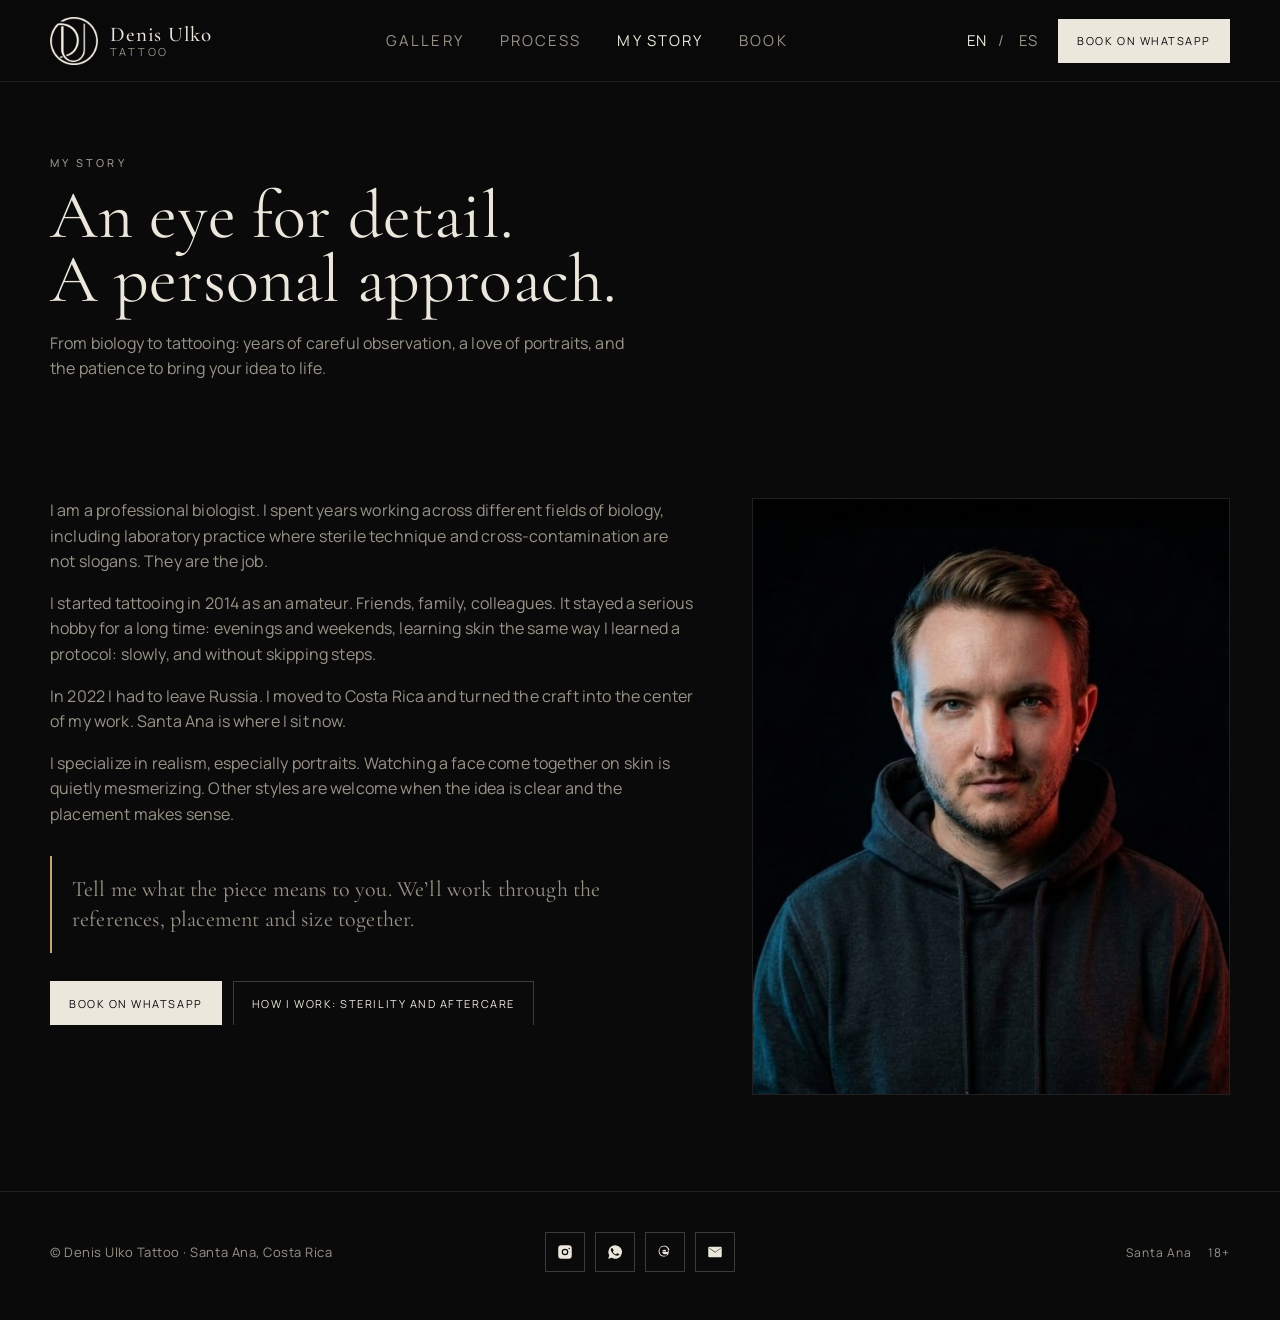
<file: story.html>
<!DOCTYPE html>
<html lang="en">
  <head>
    <meta charset="UTF-8" />
    <meta name="viewport" content="width=device-width, initial-scale=1" />
    <title>My Story | Denis Ulko Tattoo</title>
    <meta name="description" content="Denis Ulko, biologist and tattoo artist in Santa Ana, Costa Rica." />
    <link rel="icon" href="img/favicon.png" type="image/png" />
    <link rel="preconnect" href="https://fonts.googleapis.com" />
    <link rel="preconnect" href="https://fonts.gstatic.com" crossorigin />
    <link
      href="https://fonts.googleapis.com/css2?family=Cormorant+Garamond:ital,wght@0,400;0,500;1,400&family=Manrope:wght@400;500;600&display=swap"
      rel="stylesheet"
    />
    <link rel="stylesheet" href="css/style.css" />
  </head>
  <body>
    <a class="skip-link" href="#main" data-i="skip">Skip to content</a>
    <header class="header">
      <div class="header-inner">
        <a class="brand" href="index.html">
          <img src="img/logo-white.png" alt="Denis Ulko Tattoo" />
          <span class="brand-text">
            <strong>Denis Ulko</strong>
            <span>Tattoo</span>
          </span>
        </a>
        <nav class="nav" id="navigation">
          <a href="index.html#gallery" data-i="navWork">Gallery</a>
          <a href="process.html" data-i="navProcess">Process</a>
          <a href="story.html" class="is-here" data-i="navAbout">My Story</a>
          <a href="index.html#book" data-i="navBook">Book</a>
        </nav>
        <div class="header-tools">
          <div class="lang">
            <button type="button" data-lang="en" class="is-on">EN</button>
            <span>/</span>
            <button type="button" data-lang="es">ES</button>
          </div>
          <a class="btn btn-solid btn-book-desktop" data-wa data-i="ctaBook" href="https://wa.me/50664303209" target="_blank" rel="noopener">Book on WhatsApp</a>
          <button class="menu-toggle" type="button" aria-label="Open navigation" data-i-aria="menuLabel" aria-expanded="false" aria-controls="navigation"><span></span></button>
        </div>
      </div>
    </header>

    <main id="main">
      <section class="page-hero">
        <div class="wrap">
          <p class="eyebrow" data-i="storyKicker">My Story</p>
          <h1 data-i="storyH1" data-i-html="1">An eye for detail.<br />A personal approach.</h1>
          <p data-i="storyLead">From biology to tattooing: years of careful observation, a love of portraits, and the patience to bring your idea to life.</p>
        </div>
      </section>

      <section>
        <div class="wrap story-layout">
          <div class="prose">
            <p data-i="storyP1">I am a professional biologist. I spent years working across different fields of biology, including laboratory practice where sterile technique and cross-contamination are not slogans. They are the job.</p>
            <p data-i="storyP2">I started tattooing in 2014 as an amateur. Friends, family, colleagues. It stayed a serious hobby for a long time: evenings and weekends, learning skin the same way I learned a protocol: slowly, and without skipping steps.</p>
            <p data-i="storyP3">In 2022 I had to leave Russia. I moved to Costa Rica and turned the craft into the center of my work. Santa Ana is where I sit now.</p>
            <p data-i="storyP4">I specialize in realism, especially portraits. Watching a face come together on skin is quietly mesmerizing. Other styles are welcome when the idea is clear and the placement makes sense.</p>
            <p class="pullquote" data-i="about2">Tell me what the piece means to you. We’ll work through the references, placement and size together.</p>
            <p style="margin-top: 28px">
              <a class="btn btn-solid" data-wa data-i="ctaBook" href="https://wa.me/50664303209" target="_blank" rel="noopener">Book on WhatsApp</a>
              <a class="btn" href="process.html" data-i="processLink" style="margin-left: 8px">Process</a>
            </p>
          </div>
          <aside class="portrait">
            <img loading="lazy" decoding="async" src="img/denis.jpg" alt="Denis Ulko" />
          </aside>
        </div>
      </section>
    </main>

    <footer class="footer">
      <div class="wrap footer-inner">
        <span class="footer-brand" data-i="footerCopy">© Denis Ulko Tattoo · Santa Ana, Costa Rica</span>
        <div class="socials">
          <a href="https://www.instagram.com/denis.ulko.tattoo" target="_blank" rel="noopener" aria-label="Instagram">
            <svg viewBox="0 0 24 24" aria-hidden="true"><path d="M7 3h10a4 4 0 0 1 4 4v10a4 4 0 0 1-4 4H7a4 4 0 0 1-4-4V7a4 4 0 0 1 4-4zm5 4.6A4.4 4.4 0 1 0 16.4 12 4.4 4.4 0 0 0 12 7.6zm0 7.2A2.8 2.8 0 1 1 14.8 12 2.8 2.8 0 0 1 12 14.8zM17.7 6.2a1 1 0 1 0 1 1 1 1 0 0 0-1-1z"/></svg>
          </a>
          <a href="https://wa.me/50664303209" target="_blank" rel="noopener" aria-label="WhatsApp">
            <svg viewBox="0 0 24 24" aria-hidden="true"><path d="M12.04 3A8.94 8.94 0 0 0 3.1 11.9a8.8 8.8 0 0 0 1.2 4.48L3 21l4.76-1.25A9 9 0 1 0 12.04 3zm5.23 12.7c-.22.62-1.28 1.14-1.8 1.18-.46.04-1.04.07-1.68-.1a15.2 15.2 0 0 1-1.5-.55 13.2 13.2 0 0 1-4.56-3.95 6.2 6.2 0 0 1-1.3-3.28c-.06-.7.22-1.32.56-1.77.18-.24.48-.38.8-.38h.58c.2 0 .46-.08.7.54.26.66.88 2.28.96 2.45.08.16.13.36.02.56-.1.2-.16.32-.3.5-.15.17-.31.38-.44.51-.15.15-.3.31-.13.6a8.2 8.2 0 0 0 1.5 1.86 7.4 7.4 0 0 0 2.16 1.28c.3.12.48.1.66-.06.18-.16.77-.9.98-1.2.2-.3.4-.25.68-.15.27.1 1.72.81 2.02.96.3.14.5.22.57.34.08.12.08.7-.14 1.32z"/></svg>
          </a>
          <a href="https://www.threads.net/@denis.ulko.tattoo" target="_blank" rel="noopener" aria-label="Threads">
            <svg viewBox="0 0 24 24" aria-hidden="true"><path d="M16.3 9.2a6.7 6.7 0 0 0-.4-.2 4.4 4.4 0 0 0-1.6-3.1C13.2 5 11.7 4.6 9.8 4.8 6.7 5.1 4.9 7.2 4.7 10.4c-.1 1.7.3 3.2 1.2 4.4 1 1.3 2.5 2.1 4.4 2.3 1.6.2 3.1-.1 4.3-.8v-2.1c-.8.6-1.8.9-3 .8-1.8-.2-2.9-1.2-3.2-3.1h7.3c0-.2.1-.6.1-1 0-.6-.1-1.1-.2-1.6h.7c.3.4.5.9.6 1.5.3 1.3.1 2.8-.6 4.1-.8 1.4-2.1 2.4-3.8 2.8-1.8.5-3.7.3-5.3-.5-1.7-.9-2.9-2.4-3.4-4.3-.5-1.9-.2-3.9.8-5.6C5.8 5.3 7.6 4 9.8 3.7c2.4-.3 4.5.3 6.1 1.8 1.1 1 1.8 2.3 2.1 3.8h-1.7zM8.4 11.4c.2-1.5 1.1-2.4 2.6-2.5 1.6-.1 2.6.7 2.8 2.5H8.4z"/></svg>
          </a>
          <a href="mailto:denis.ulko.tattoo@gmail.com" aria-label="Email">
            <svg viewBox="0 0 24 24" aria-hidden="true"><path d="M3 6.5A1.5 1.5 0 0 1 4.5 5h15A1.5 1.5 0 0 1 21 6.5v11a1.5 1.5 0 0 1-1.5 1.5h-15A1.5 1.5 0 0 1 3 17.5v-11zm1.7.7 6.8 5.1a1 1 0 0 0 1.2 0l6.8-5.1V6.7L12.3 12 4.7 6.7v.5z"/></svg>
          </a>
        </div>
        <div class="footer-meta">
          <a href="https://maps.app.goo.gl/eaQ4GLQWmgLRP21k6" target="_blank" rel="noopener">Santa Ana</a>
          <span>18+</span>
        </div>
      </div>
    </footer>
    <script src="js/main.js"></script>
  </body>
</html>
</file>
<file: css/style.css>
:root {
  --bg: #0a0a0b;
  --bg-2: #111113;
  --bg-3: #18181b;
  --text: #ece7dc;
  --text-dim: #9a9488;
  --line: rgba(236, 231, 220, 0.1);
  --line-strong: rgba(236, 231, 220, 0.22);
  --bronze: #c4a574;
  --bronze-dim: #8d7350;
  --shadow: 0 30px 80px rgba(0, 0, 0, 0.45);
  --radius: 2px;
  --header-h: 82px;
  --font-serif: "Cormorant Garamond", "Times New Roman", serif;
  --font-sans: "Manrope", system-ui, sans-serif;
}

*,
*::before,
*::after {
  box-sizing: border-box;
  margin: 0;
  padding: 0;
}

html {
  scroll-behavior: smooth;
}

body {
  background: var(--bg);
  color: var(--text);
  font-family: var(--font-sans);
  font-size: 16px;
  line-height: 1.6;
  letter-spacing: 0.01em;
  min-height: 100vh;
}

img {
  max-width: 100%;
  display: block;
}

a {
  color: inherit;
  text-decoration: none;
}

button {
  font: inherit;
  color: inherit;
  background: none;
  border: 0;
  cursor: pointer;
}

.wrap {
  width: min(1180px, calc(100% - 40px));
  margin: 0 auto;
}

.eyebrow {
  font-size: 11px;
  letter-spacing: 0.28em;
  text-transform: uppercase;
  color: var(--bronze);
  font-weight: 500;
}

/* Header */
.header {
  position: sticky;
  top: 0;
  z-index: 50;
  height: var(--header-h);
  display: flex;
  align-items: center;
  backdrop-filter: blur(16px);
  background: rgba(10, 10, 11, 0.78);
  border-bottom: 1px solid var(--line);
}

.header-inner {
  display: flex;
  align-items: center;
  justify-content: space-between;
  gap: 20px;
  width: min(1180px, calc(100% - 40px));
  margin: 0 auto;
}

.brand {
  display: flex;
  align-items: center;
  gap: 12px;
}

.brand img {
  width: 48px;
  height: 48px;
}

.brand-text {
  display: flex;
  flex-direction: column;
  line-height: 1.05;
}

.brand-text strong {
  font-family: var(--font-serif);
  font-weight: 500;
  font-size: 21px;
  letter-spacing: 0.04em;
}

.brand-text span {
  font-size: 11px;
  letter-spacing: 0.22em;
  text-transform: uppercase;
  color: var(--text-dim);
}

.nav {
  display: flex;
  align-items: center;
  justify-content: center;
  flex: 1;
  gap: 36px;
}

.nav a {
  font-size: 15px;
  letter-spacing: 0.14em;
  text-transform: uppercase;
  color: var(--text-dim);
}

.nav a:hover {
  color: var(--text);
}

.header-tools {
  display: flex;
  align-items: center;
  gap: 16px;
}

.lang {
  display: flex;
  align-items: center;
  gap: 8px;
  font-size: 15px;
  letter-spacing: 0.14em;
  color: var(--text-dim);
}

.lang button {
  min-width: 28px;
}

.lang button.is-on {
  color: var(--text);
}

.btn {
  display: inline-flex;
  align-items: center;
  justify-content: center;
  gap: 8px;
  min-height: 44px;
  padding: 0 18px;
  border: 1px solid var(--line-strong);
  letter-spacing: 0.14em;
  text-transform: uppercase;
  font-size: 11px;
  transition: 0.25s ease;
}

.btn:hover {
  border-color: var(--bronze);
  color: var(--bronze);
}

.btn-solid {
  background: var(--text);
  color: var(--bg);
  border-color: var(--text);
}

.btn-solid:hover {
  background: var(--bronze);
  border-color: var(--bronze);
  color: var(--bg);
}

.menu-toggle {
  display: none;
  width: 40px;
  height: 40px;
  position: relative;
}

.menu-toggle span,
.menu-toggle span::before,
.menu-toggle span::after {
  position: absolute;
  left: 10px;
  width: 20px;
  height: 1px;
  background: var(--text);
  content: "";
}

.menu-toggle span {
  top: 50%;
}

.menu-toggle span::before {
  top: -6px;
}

.menu-toggle span::after {
  top: 6px;
}

/* Hero */
.hero {
  position: relative;
  display: grid;
  grid-template-columns: 0.92fr 1.08fr;
  min-height: calc(100svh - var(--header-h));
  height: auto;
  padding: 0;
  overflow: hidden;
}

.hero-mark {
  position: absolute;
  left: -6%;
  top: 52%;
  transform: translateY(-50%);
  width: min(46vw, 540px);
  opacity: 0.1;
  pointer-events: none;
  z-index: 0;
}

.hero-mark img {
  width: 100%;
  height: auto;
}

.hero-copy {
  position: relative;
  z-index: 1;
  padding: 64px 48px 64px 24px;
  display: flex;
  flex-direction: column;
  justify-content: center;
  width: min(560px, 100%);
  margin-left: auto;
}

.hero h1 {
  font-family: var(--font-serif);
  font-weight: 400;
  font-size: clamp(48px, 6vw, 78px);
  line-height: 0.92;
  letter-spacing: -0.02em;
  margin: 18px 0 22px;
}

.hero p.lead {
  color: var(--text-dim);
  max-width: 38ch;
  margin-bottom: 32px;
}

.hero-actions {
  display: flex;
  flex-wrap: wrap;
  gap: 12px;
  margin-bottom: 48px;
}

.hero-note {
  color: var(--text-dim);
  font-size: 16px;
  line-height: 1.6;
  max-width: 38ch;
}

.pullquote {
  margin: 28px 0 8px;
  padding: 18px 0 18px 20px;
  border-left: 2px solid var(--bronze);
  color: var(--text);
  font-family: var(--font-serif);
  font-size: 22px;
  line-height: 1.4;
}

.hero-visual {
  position: relative;
  min-height: 0;
  height: auto;
  min-height: 640px;
  overflow: hidden;
  background: #070708;
}

.hero-visual::after {
  content: "";
  position: absolute;
  inset: 0;
  background: linear-gradient(90deg, var(--bg) 0%, transparent 14%);
  pointer-events: none;
  z-index: 2;
}

.slides {
  position: absolute;
  inset: 0;
}

.slide {
  position: absolute;
  inset: 0;
  opacity: 0;
  transition: opacity 0.8s ease;
  pointer-events: none;
}

.slide.is-on {
  opacity: 1;
}

.slide img {
  position: absolute;
  inset: 0;
  width: 100%;
  height: 100%;
  object-fit: cover;
  object-position: 50% 28%;
}

.dots {
  position: absolute;
  left: 0;
  right: 0;
  bottom: 22px;
  z-index: 3;
  display: flex;
  justify-content: center;
  gap: 8px;
}

.dots button {
  width: 8px;
  height: 8px;
  border-radius: 50%;
  background: rgba(236, 231, 220, 0.28);
}

.dots button.is-on {
  background: var(--text);
}

.hero-arrow {
  position: absolute;
  top: 50%;
  transform: translateY(-50%);
  z-index: 3;
  width: 40px;
  height: 40px;
  border-radius: 50%;
  background: rgba(236, 231, 220, 0.16);
  color: rgba(236, 231, 220, 0.72);
  font-size: 28px;
  line-height: 1;
  display: grid;
  place-items: center;
}

.hero-arrow:hover {
  background: rgba(236, 231, 220, 0.28);
  color: var(--text);
}

.hero-arrow.prev { left: 16px; }
.hero-arrow.next { right: 16px; }

/* Sections */
section {
  padding: 96px 0;
}

section.hero {
  padding: 0;
}

.section-head {
  display: flex;
  justify-content: space-between;
  align-items: end;
  gap: 24px;
  margin-bottom: 36px;
}

.section-head h2 {
  font-family: var(--font-serif);
  font-weight: 400;
  font-size: clamp(36px, 5vw, 56px);
  line-height: 0.95;
}

/* Filters + grid */
.filters {
  display: flex;
  gap: 8px;
  flex-wrap: wrap;
}

.filter {
  padding: 8px 14px;
  border: 1px solid var(--line);
  font-size: 11px;
  letter-spacing: 0.16em;
  text-transform: uppercase;
  color: var(--text-dim);
}

.filter.is-on,
.filter:hover {
  border-color: var(--text);
  color: var(--text);
}

.grid {
  display: grid;
  grid-template-columns: repeat(3, 1fr);
  gap: 14px;
}

.card {
  position: relative;
  display: block;
  overflow: hidden;
  background: #0e0e10;
  aspect-ratio: 3 / 4;
}

.card figure {
  position: absolute;
  inset: 0;
  margin: 0;
}

.card img {
  width: 100%;
  height: 100%;
  object-fit: cover;
  object-position: 50% 30%;
  transition: transform 0.7s ease;
}

.card:hover img {
  transform: scale(1.035);
}

.card figcaption {
  position: absolute;
  left: 0;
  right: 0;
  bottom: 0;
  padding: 18px 16px 14px;
  background: linear-gradient(transparent, rgba(0, 0, 0, 0.72));
  font-size: 12px;
  letter-spacing: 0.12em;
  text-transform: uppercase;
  color: #f3eee4;
  opacity: 0;
  transform: translateY(8px);
  transition: 0.3s ease;
}

.card:hover figcaption {
  opacity: 1;
  transform: none;
}

.card.is-hidden {
  display: none;
}

/* Process */
.process {
  background: var(--bg-2);
  border-top: 1px solid var(--line);
  border-bottom: 1px solid var(--line);
}

.steps {
  display: grid;
  grid-template-columns: repeat(4, 1fr);
  gap: 24px;
}

.step {
  padding-right: 12px;
  border-top: 1px solid var(--line-strong);
  padding-top: 20px;
}

.step b {
  display: block;
  font-size: 12px;
  letter-spacing: 0.18em;
  text-transform: uppercase;
  color: var(--bronze);
  margin-bottom: 12px;
  font-weight: 500;
}

.step h3 {
  font-family: var(--font-serif);
  font-size: 28px;
  font-weight: 400;
  margin-bottom: 10px;
}

.step p {
  color: var(--text-dim);
  font-size: 15px;
}

.note {
  margin-top: 40px;
  padding: 22px 24px;
  border: 1px solid var(--line);
  color: var(--text-dim);
  font-size: 15px;
}

.note strong {
  color: var(--text);
  font-weight: 600;
}

/* About + book */
.split {
  display: grid;
  grid-template-columns: 1fr 1fr;
  gap: 64px;
  align-items: start;
}

.about-text p + p {
  margin-top: 16px;
  color: var(--text-dim);
}

.quote {
  margin-top: 18px;
  font-style: normal;
  font-size: 16px;
  line-height: 1.6;
  color: var(--text-dim);
}

.page-hero {
  padding: 72px 0 20px;
}

.page-hero h1 {
  font-family: var(--font-serif);
  font-weight: 400;
  font-size: clamp(40px, 6vw, 68px);
  line-height: 0.95;
  margin: 12px 0 18px;
}

.page-hero p {
  color: var(--text-dim);
  max-width: 58ch;
}

.page-hero .lead-wide {
  max-width: none;
}

.prose {
  max-width: 68ch;
}

.prose p {
  color: var(--text-dim);
  margin-bottom: 16px;
}

.prose a {
  color: var(--text);
  border-bottom: 1px solid var(--bronze);
}

.prose a.btn {
  border-bottom: 0;
  color: var(--text);
}

.prose a.btn-solid {
  color: var(--bg);
}

.prose h2 {
  font-family: var(--font-serif);
  font-weight: 400;
  font-size: 34px;
  margin: 36px 0 12px;
  color: var(--text);
}

.story-layout,
.process-split {
  display: grid;
  grid-template-columns: 1.15fr 0.85fr;
  gap: 56px;
  align-items: stretch;
}

.process-split .prose {
  max-width: none;
  display: flex;
  flex-direction: column;
  justify-content: space-between;
  gap: 18px;
}

.process-split .prose p {
  font-size: 18px;
  line-height: 1.75;
  margin-bottom: 0;
}

.process-photo {
  display: flex;
}

.process-photo img {
  width: 100%;
  height: 100%;
  object-fit: cover;
  object-position: 35% 55%;
  background: #0e0e10;
}

.portrait {
  position: sticky;
  top: calc(var(--header-h) + 28px);
}

.portrait img {
  width: 100%;
  aspect-ratio: 4 / 5;
  object-fit: cover;
  object-position: 50% 18%;
  border: 1px solid var(--line);
}

.display-title,
.aftercare-title {
  font-family: var(--font-serif);
  font-weight: 400;
  font-size: clamp(40px, 5vw, 64px);
  line-height: 1;
  margin: 8px 0 22px;
}

.aftercare-title {
  margin-top: 72px;
}

.lead-wide {
  color: var(--text-dim);
  max-width: none;
  font-size: 18px;
  line-height: 1.65;
}

.process-split .prose h2 {
  font-size: clamp(34px, 3.4vw, 48px);
  line-height: 1.1;
  margin-top: 0;
}

.media-stack {
  display: grid;
  gap: 14px;
}

.media-stack img {
  width: 100%;
  border: 1px solid var(--line);
}

.media-frame {
  background: var(--bg-2);
  border: 1px solid var(--line);
  min-height: 220px;
  display: flex;
  align-items: center;
  justify-content: center;
  color: var(--text-dim);
  font-size: 12px;
  letter-spacing: 0.14em;
  text-transform: uppercase;
  text-align: center;
  padding: 24px;
}

.media-frame img,
.media-frame video {
  width: 100%;
  display: block;
}

.media-stack img {
  width: 100%;
  aspect-ratio: 3 / 4;
  object-fit: cover;
  background: #0e0e10;
}

.video-stage {
  background: #070708;
  border: 1px solid var(--line);
  margin-bottom: 48px;
}

.video-stage video,
.video-stage .media-frame {
  width: 100%;
  min-height: 320px;
  max-height: 560px;
  object-fit: cover;
}

.aftercare {
  display: grid;
  grid-template-columns: 1fr 1fr;
  gap: 18px;
  margin-top: 28px;
}

.after-card {
  border: 1px solid var(--line);
  padding: 28px 24px;
  background: var(--bg-2);
}

.after-card h3 {
  font-family: var(--font-serif);
  font-size: 28px;
  font-weight: 400;
  margin: 8px 0 14px;
}

.after-card p,
.after-card li {
  color: var(--text-dim);
  font-size: 15px;
}

.after-card ol {
  padding-left: 18px;
  display: grid;
  gap: 10px;
}

.nav a.is-here {
  color: var(--text);
}

@media (max-width: 900px) {
  .hero-mark { display: none; }

  .story-layout,
  .process-split,
  .aftercare {
    grid-template-columns: 1fr;
  }
}

.book-box {
  background: var(--bg-2);
  border: 1px solid var(--line);
  padding: 36px 32px;
}

.book-box h3 {
  font-family: var(--font-serif);
  font-size: 36px;
  font-weight: 400;
  margin: 8px 0 16px;
}

.book-box p {
  color: var(--text-dim);
  margin-bottom: 24px;
}

.book-actions {
  display: flex;
  flex-direction: column;
  gap: 10px;
}

.contact-list {
  margin-top: 28px;
  display: grid;
  gap: 8px;
  font-size: 14px;
  color: var(--text-dim);
}

.contact-list a:hover {
  color: var(--text);
}

/* Footer */
.footer {
  padding: 40px 0 48px;
  border-top: 1px solid var(--line);
  color: var(--text-dim);
  font-size: 13px;
}

.footer-inner {
  display: grid;
  grid-template-columns: 1fr auto 1fr;
  align-items: center;
  gap: 20px;
}

.footer-brand {
  letter-spacing: 0.04em;
}

.socials {
  display: flex;
  gap: 10px;
}

.socials a {
  width: 40px;
  height: 40px;
  display: grid;
  place-items: center;
  border: 1px solid var(--line-strong);
  color: var(--text);
}

.socials a:hover {
  border-color: var(--bronze);
  color: var(--bronze);
}

.socials svg {
  width: 18px;
  height: 18px;
  fill: currentColor;
}

.footer-meta {
  text-align: right;
  display: flex;
  gap: 16px;
  justify-content: flex-end;
  letter-spacing: 0.08em;
  font-size: 12px;
}

/* Lightbox */
.lb {
  position: fixed;
  inset: 0;
  background: rgba(0, 0, 0, 0.92);
  display: none;
  z-index: 80;
  align-items: center;
  justify-content: center;
  padding: 28px;
}

.lb[open] {
  display: flex;
}

.lb img {
  max-height: 88vh;
  max-width: min(92vw, 920px);
  object-fit: contain;
}

.lb-close {
  position: absolute;
  top: 18px;
  right: 22px;
  font-size: 12px;
  letter-spacing: 0.2em;
  text-transform: uppercase;
  color: var(--text-dim);
}

/* Mobile nav */
@media (max-width: 900px) {
  .hero-mark { display: none; }

  .hero {
    grid-template-columns: 1fr;
    min-height: auto;
    height: auto;
    overflow: visible;
  }

  .hero-copy {
    width: min(1180px, calc(100% - 40px));
    margin: 0 auto;
    padding: 48px 0 36px;
  }

  .hero-visual {
    min-height: 72vh;
    height: 72vh;
  }

  .hero-visual::after {
    background: linear-gradient(0deg, var(--bg) 0%, transparent 22%);
  }

  .grid {
    grid-template-columns: 1fr 1fr;
  }

  .steps,
  .split {
    grid-template-columns: 1fr;
  }

  .nav {
    display: none;
    position: absolute;
    top: var(--header-h);
    left: 0;
    right: 0;
    background: #0d0d0e;
    border-bottom: 1px solid var(--line);
    padding: 16px 20px 22px;
    flex-direction: column;
    align-items: flex-start;
    gap: 16px;
  }

  .nav.is-open {
    display: flex;
  }

  .menu-toggle {
    display: block;
  }

  .header .btn-book-desktop {
    display: none;
  }

  .footer-inner {
    grid-template-columns: 1fr;
    justify-items: center;
    text-align: center;
  }

  .footer-meta {
    justify-content: center;
    text-align: center;
  }

  section {
    padding: 72px 0;
  }
}

@media (max-width: 560px) {
  .grid {
    grid-template-columns: 1fr;
  }

  .hero h1 {
    font-size: 46px;
  }

  .card figcaption {
    opacity: 1;
    transform: none;
  }
}

/* Finishing details and keyboard access */
[hidden] { display: none !important; }
html { scroll-padding-top: calc(var(--header-h) + 20px); }
:focus-visible { outline: 2px solid var(--bronze); outline-offset: 5px; }
.skip-link { position: fixed; top: 8px; left: 8px; z-index: 100; padding: 12px 20px; background: var(--text); color: var(--bg); transform: translateY(-150%); }
.skip-link:focus { transform: none; }
.gallery-actions { display: flex; justify-content: center; margin-top: 32px; }
.card:focus-visible figcaption { opacity: 1; transform: none; }
.filter, .lang button { min-height: 44px; }
.menu-toggle span::before, .menu-toggle span::after { left: 0; }
.lb { width: 100vw; height: 100dvh; max-width: none; max-height: none; border: 0; color: var(--text); margin: 0; }
.lb::backdrop { background: #000; }
.lb-close { min-height: 44px; padding: 8px 14px; border: 1px solid var(--line-strong); color: var(--text); }
.modal-open { overflow: hidden; }
@media (min-width: 901px) and (max-width: 1150px) { .nav { gap: 16px; } .nav a { font-size: 12px; letter-spacing: .08em; } .header .btn-book-desktop { display: none; } }
@media (hover: none) { .card figcaption { opacity: 1; transform: none; } }
@media (max-width: 560px) {
 .header-inner { width: calc(100% - 24px); gap: 8px; }
 .header-tools { gap: 8px; }
 .brand { gap: 8px; }
 .brand img { width: 38px; height: 38px; }
 .brand-text strong { font-size: 18px; }
 .hero-actions { margin-bottom: 28px; }
 .hero-note { font-size: 14px; }
 .hero-visual { min-height: 460px; height: 65svh; }
 .section-head { align-items: flex-start; flex-direction: column; }
 .grid { grid-template-columns: repeat(2, minmax(0,1fr)); gap: 8px; }
 .card figcaption { font-size: 9px; letter-spacing: .04em; padding: 20px 8px 8px; }
 .book-box { padding: 28px 20px; }
 .story-layout, .process-split, .split { gap: 32px; }
}
@media (prefers-reduced-motion: reduce) {
 html { scroll-behavior: auto; }
 *, *::before, *::after { transition: none !important; animation: none !important; }
}
</file>
